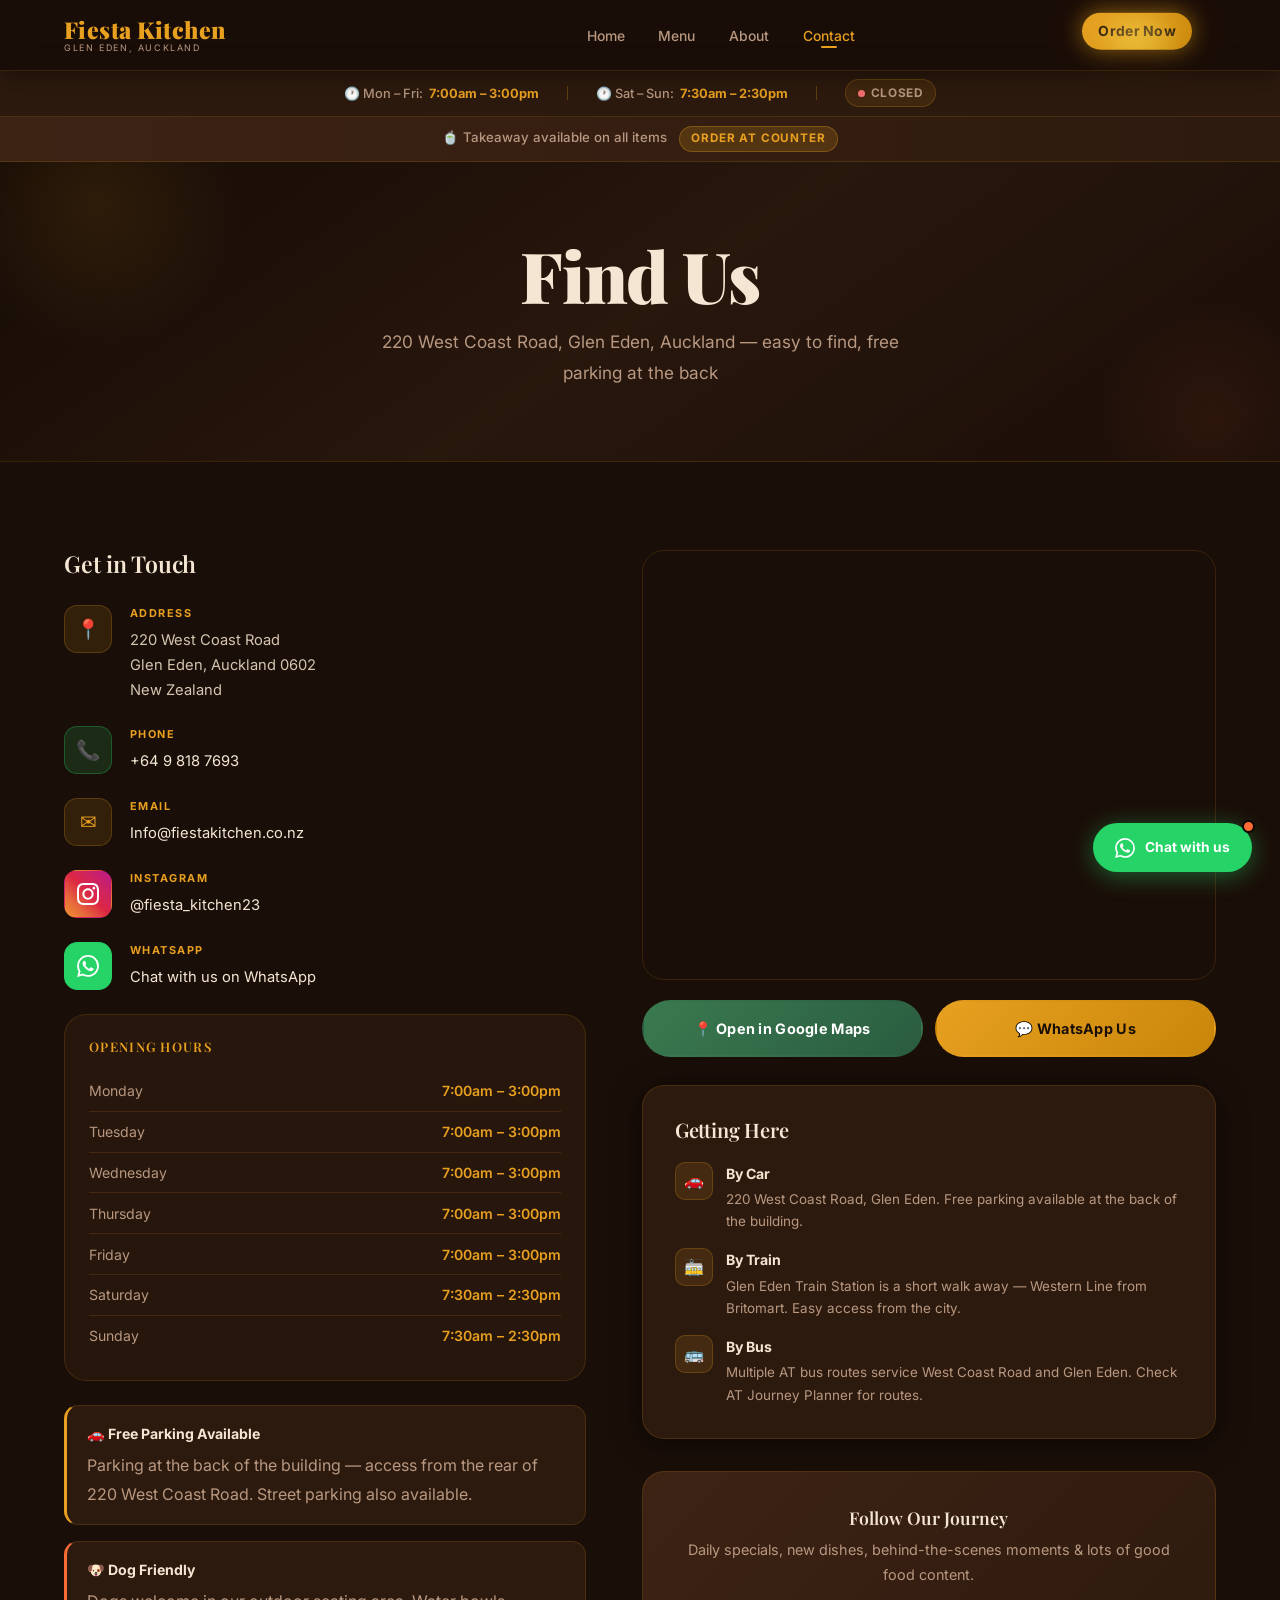
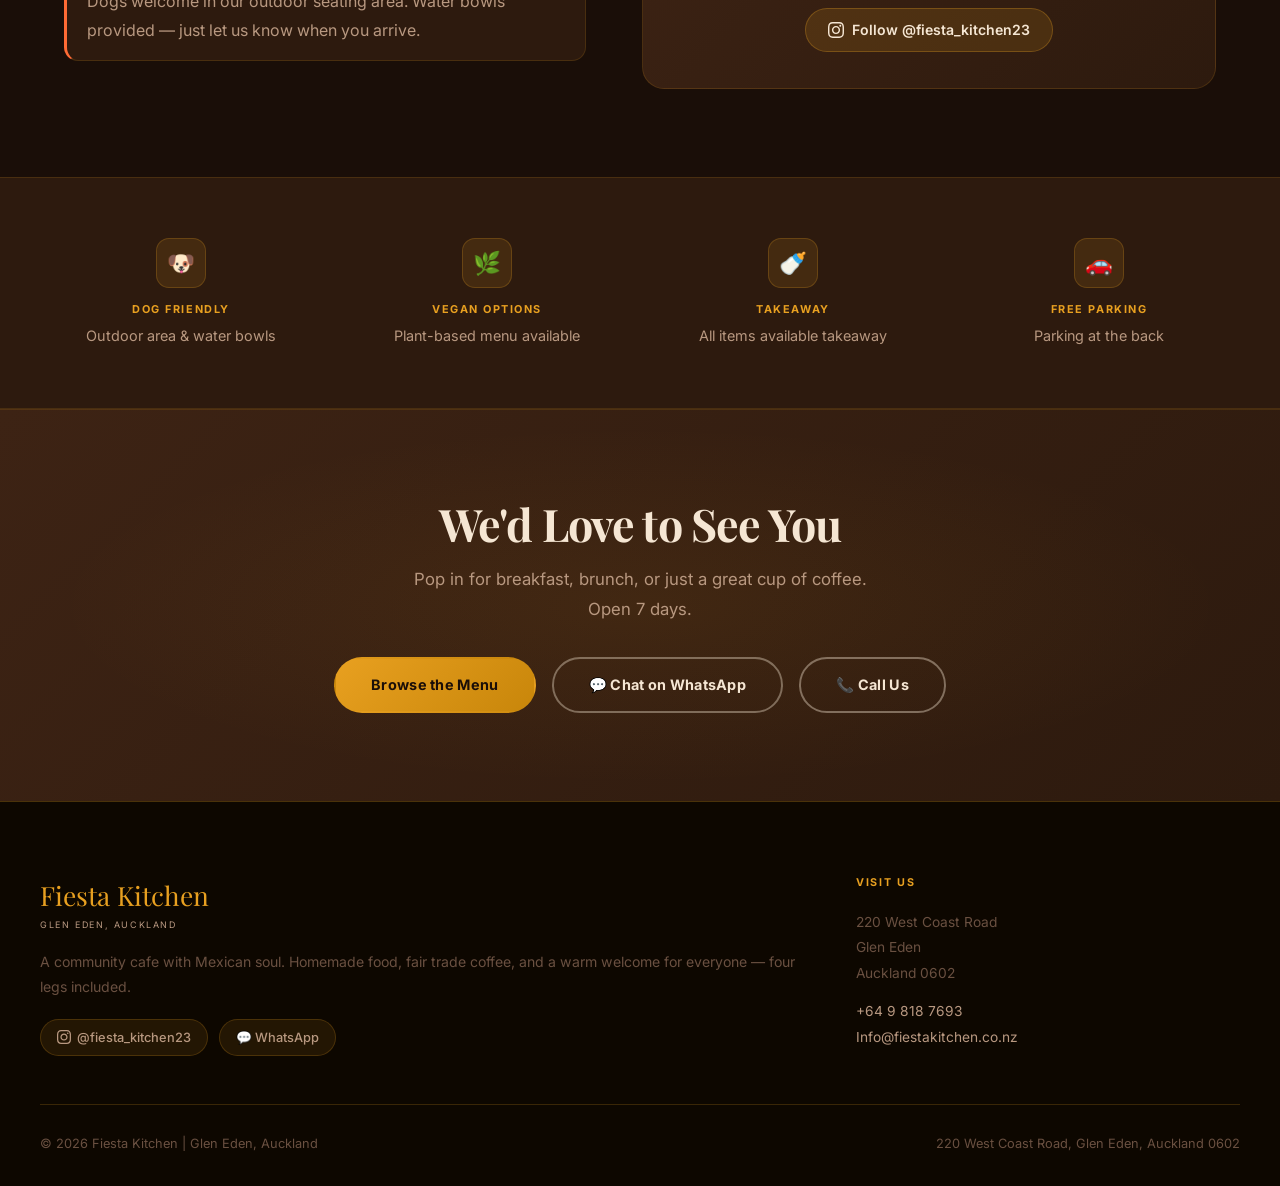
<file: contact.html>
<!DOCTYPE html>
<html lang="en">
<head>
  <meta charset="UTF-8" />
  <meta name="viewport" content="width=device-width, initial-scale=1.0" />
  <meta name="description" content="Contact Fiesta Kitchen — 220 West Coast Road, Glen Eden, Auckland 0602. Phone: +64 9 818 7693. Email: Info@fiestakitchen.co.nz. Parking available at the back." />
  <title>Contact &amp; Find Us | Fiesta Kitchen — Glen Eden, Auckland</title>
  <link rel="stylesheet" href="styles.css" />
</head>
<body>

  <!-- NAVBAR -->
  <nav class="navbar">
    <div class="nav-container">
      <a href="index.html" class="nav-brand">
        <span class="nav-brand-name">Fiesta Kitchen</span>
        <span class="nav-brand-sub">Glen Eden, Auckland</span>
      </a>
      <ul class="nav-links" id="navLinks">
        <li><a href="index.html">Home</a></li>
        <li><a href="menu.html">Menu</a></li>
        <li><a href="about.html">About</a></li>
        <li><a href="contact.html" class="active">Contact</a></li>
        <li><a href="contact.html" class="nav-cta">Order Now</a></li>
      </ul>
      <button class="hamburger" id="hamburger" aria-label="Toggle menu">
        <span></span><span></span><span></span>
      </button>
    </div>
  </nav>

  <!-- SIDE DRAWER (mobile) -->
  <div class="drawer-overlay" id="drawerOverlay"></div>
  <nav class="side-drawer" id="sideDrawer" aria-label="Mobile navigation">
    <button class="drawer-close" id="drawerClose" aria-label="Close menu">&#10005;</button>
    <div class="drawer-brand">
      <div class="drawer-brand-name">Fiesta Kitchen</div>
      <div class="drawer-brand-sub">Glen Eden, Auckland</div>
    </div>
    <div class="drawer-nav">
      <a href="index.html"   class="drawer-link"><span class="drawer-link-icon">&#127968;</span> Home</a>
      <a href="menu.html"    class="drawer-link"><span class="drawer-link-icon">&#127869;</span> Menu</a>
      <a href="about.html"   class="drawer-link"><span class="drawer-link-icon">&#9749;</span> About</a>
      <a href="contact.html" class="drawer-link active"><span class="drawer-link-icon">&#128205;</span> Contact</a>
    </div>
    <div class="drawer-footer">
      <a href="contact.html" class="drawer-order-btn">Order Now</a>
    </div>
  </nav>

  <!-- HOURS BAR -->
  <div class="hours-bar">
    <div class="hours-bar-item">&#128336; Mon – Fri: <strong>7:00am – 3:00pm</strong></div>
    <div class="hours-bar-sep"></div>
    <div class="hours-bar-item">&#128336; Sat – Sun: <strong>7:30am – 2:30pm</strong></div>
    <div class="hours-bar-sep"></div>
    <div class="hours-status" id="openStatus">
      <span class="status-dot" id="statusDot"></span>
      <span id="statusText">Checking…</span>
    </div>
  </div>

  <!-- TAKEAWAY BAR -->
  <div class="takeaway-bar">&#127861; Takeaway available on all items <span>Order at counter</span></div>

  <!-- PAGE HERO -->
  <div class="page-hero page-hero-img">
    <h1>Find Us</h1>
    <p>220 West Coast Road, Glen Eden, Auckland — easy to find, free parking at the back</p>
  </div>

  <!-- CONTACT SECTION -->
  <section class="section" style="background: var(--bg);">
    <div class="container">
      <div class="contact-grid">

        <!-- LEFT: Contact Info -->
        <div class="fade-in">
          <h3 class="contact-info-title">Get in Touch</h3>

          <div class="contact-item">
            <div class="contact-icon">&#128205;</div>
            <div>
              <div class="contact-label">Address</div>
              <div class="contact-val">
                220 West Coast Road<br>
                Glen Eden, Auckland 0602<br>
                New Zealand
              </div>
            </div>
          </div>

          <div class="contact-item">
            <div class="contact-icon" style="background:rgba(37,211,102,.15);border-color:rgba(37,211,102,.28);color:#4ade80;">&#128222;</div>
            <div>
              <div class="contact-label">Phone</div>
              <div class="contact-val">
                <a href="tel:+6498187693">+64 9 818 7693</a>
              </div>
            </div>
          </div>

          <div class="contact-item">
            <div class="contact-icon">&#9993;</div>
            <div>
              <div class="contact-label">Email</div>
              <div class="contact-val">
                <a href="mailto:Info@fiestakitchen.co.nz">Info@fiestakitchen.co.nz</a>
              </div>
            </div>
          </div>

          <div class="contact-item">
            <div class="contact-icon" style="background:linear-gradient(45deg,#f09433,#e6683c,#dc2743,#cc2366,#bc1888);border-color:transparent;color:#fff;">
              <svg viewBox="0 0 24 24" fill="currentColor" width="22" height="22"><path d="M12 2.163c3.204 0 3.584.012 4.85.07 3.252.148 4.771 1.691 4.919 4.919.058 1.265.069 1.645.069 4.849 0 3.205-.012 3.584-.069 4.849-.149 3.225-1.664 4.771-4.919 4.919-1.266.058-1.644.07-4.85.07-3.204 0-3.584-.012-4.849-.07-3.26-.149-4.771-1.699-4.919-4.92-.058-1.265-.07-1.644-.07-4.849 0-3.204.013-3.583.07-4.849.149-3.227 1.664-4.771 4.919-4.919 1.266-.057 1.645-.069 4.849-.069zm0-2.163c-3.259 0-3.667.014-4.947.072-4.358.2-6.78 2.618-6.98 6.98-.059 1.281-.073 1.689-.073 4.948 0 3.259.014 3.668.072 4.948.2 4.358 2.618 6.78 6.98 6.98 1.281.058 1.689.072 4.948.072 3.259 0 3.668-.014 4.948-.072 4.354-.2 6.782-2.618 6.979-6.98.059-1.28.073-1.689.073-4.948 0-3.259-.014-3.667-.072-4.947-.196-4.354-2.617-6.78-6.979-6.98-1.281-.059-1.69-.073-4.949-.073zm0 5.838c-3.403 0-6.162 2.759-6.162 6.162s2.759 6.163 6.162 6.163 6.162-2.759 6.162-6.163c0-3.403-2.759-6.162-6.162-6.162zm0 10.162c-2.209 0-4-1.79-4-4 0-2.209 1.791-4 4-4s4 1.791 4 4c0 2.21-1.791 4-4 4zm6.406-11.845c-.796 0-1.441.645-1.441 1.44s.645 1.44 1.441 1.44c.795 0 1.439-.645 1.439-1.44s-.644-1.44-1.439-1.44z"/></svg>
            </div>
            <div>
              <div class="contact-label">Instagram</div>
              <div class="contact-val">
                <a href="https://www.instagram.com/fiesta_kitchen23" target="_blank" rel="noopener">@fiesta_kitchen23</a>
              </div>
            </div>
          </div>

          <div class="contact-item">
            <div class="contact-icon" style="background:#25D366;border-color:#25D366;color:#fff;">
              <svg viewBox="0 0 24 24" fill="currentColor" width="22" height="22"><path d="M17.472 14.382c-.297-.149-1.758-.867-2.03-.967-.273-.099-.471-.148-.67.15-.197.297-.767.966-.94 1.164-.173.199-.347.223-.644.075-.297-.15-1.255-.463-2.39-1.475-.883-.788-1.48-1.761-1.653-2.059-.173-.297-.018-.458.13-.606.134-.133.298-.347.446-.52.149-.174.198-.298.298-.497.099-.198.05-.371-.025-.52-.075-.149-.669-1.612-.916-2.207-.242-.579-.487-.5-.669-.51-.173-.008-.371-.01-.57-.01-.198 0-.52.074-.792.372-.272.297-1.04 1.016-1.04 2.479 0 1.462 1.065 2.875 1.213 3.074.149.198 2.096 3.2 5.077 4.487.709.306 1.262.489 1.694.625.712.227 1.36.195 1.871.118.571-.085 1.758-.719 2.006-1.413.248-.694.248-1.289.173-1.413-.074-.124-.272-.198-.57-.347m-5.421 7.403h-.004a9.87 9.87 0 01-5.031-1.378l-.361-.214-3.741.982.998-3.648-.235-.374a9.86 9.86 0 01-1.51-5.26c.001-5.45 4.436-9.884 9.888-9.884 2.64 0 5.122 1.03 6.988 2.898a9.825 9.825 0 012.893 6.994c-.003 5.45-4.437 9.884-9.885 9.884m8.413-18.297A11.815 11.815 0 0012.05 0C5.495 0 .16 5.335.157 11.892c0 2.096.547 4.142 1.588 5.945L.057 24l6.305-1.654a11.882 11.882 0 005.683 1.448h.005c6.554 0 11.89-5.335 11.893-11.893a11.821 11.821 0 00-3.48-8.413Z"/></svg>
            </div>
            <div>
              <div class="contact-label">WhatsApp</div>
              <div class="contact-val">
                <a href="https://wa.me/6498187693" target="_blank" rel="noopener">Chat with us on WhatsApp</a>
              </div>
            </div>
          </div>

          <!-- Hours Box -->
          <div class="contact-hours-box">
            <h4>Opening Hours</h4>
            <div class="ch-row"><span class="ch-day">Monday</span><span class="ch-time">7:00am – 3:00pm</span></div>
            <div class="ch-row"><span class="ch-day">Tuesday</span><span class="ch-time">7:00am – 3:00pm</span></div>
            <div class="ch-row"><span class="ch-day">Wednesday</span><span class="ch-time">7:00am – 3:00pm</span></div>
            <div class="ch-row"><span class="ch-day">Thursday</span><span class="ch-time">7:00am – 3:00pm</span></div>
            <div class="ch-row"><span class="ch-day">Friday</span><span class="ch-time">7:00am – 3:00pm</span></div>
            <div class="ch-row"><span class="ch-day">Saturday</span><span class="ch-time">7:30am – 2:30pm</span></div>
            <div class="ch-row"><span class="ch-day">Sunday</span><span class="ch-time">7:30am – 2:30pm</span></div>
          </div>

          <!-- Parking -->
          <div class="parking-card">
            <strong>&#128663; Free Parking Available</strong>
            <p>Parking at the back of the building — access from the rear of 220 West Coast Road. Street parking also available.</p>
          </div>

          <!-- Dog Friendly -->
          <div class="parking-card" style="border-left-color:var(--orange);margin-top:1rem;">
            <strong>&#128054; Dog Friendly</strong>
            <p>Dogs welcome in our outdoor seating area. Water bowls provided — just let us know when you arrive.</p>
          </div>
        </div>

        <!-- RIGHT: Map + Social -->
        <div class="fade-in">
          <div class="map-wrap">
            <iframe
              src="https://maps.google.com/maps?q=220+West+Coast+Road+Glen+Eden+Auckland+New+Zealand&output=embed&z=16"
              title="Fiesta Kitchen location — 220 West Coast Road, Glen Eden, Auckland"
              allowfullscreen
              loading="lazy"
              referrerpolicy="no-referrer-when-downgrade">
            </iframe>
          </div>

          <div style="margin-top:1.25rem;display:flex;gap:.75rem;flex-wrap:wrap;">
            <a href="https://maps.google.com/maps?q=220+West+Coast+Road+Glen+Eden+Auckland+New+Zealand" target="_blank" rel="noopener" class="btn btn-green" style="flex:1;justify-content:center;">
              &#128205; Open in Google Maps
            </a>
            <a href="https://wa.me/6498187693" target="_blank" rel="noopener" class="btn btn-mustard" style="flex:1;justify-content:center;">
              &#128172; WhatsApp Us
            </a>
          </div>

          <!-- Getting Here -->
          <div class="getting-here-box">
            <h3 class="getting-here-title">Getting Here</h3>
            <div class="getting-here-rows">
              <div class="getting-here-row">
                <div class="getting-here-icon">&#128663;</div>
                <div>
                  <strong class="getting-here-label">By Car</strong>
                  <p class="getting-here-text">220 West Coast Road, Glen Eden. Free parking available at the back of the building.</p>
                </div>
              </div>
              <div class="getting-here-row">
                <div class="getting-here-icon">&#128651;</div>
                <div>
                  <strong class="getting-here-label">By Train</strong>
                  <p class="getting-here-text">Glen Eden Train Station is a short walk away — Western Line from Britomart. Easy access from the city.</p>
                </div>
              </div>
              <div class="getting-here-row">
                <div class="getting-here-icon">&#128652;</div>
                <div>
                  <strong class="getting-here-label">By Bus</strong>
                  <p class="getting-here-text">Multiple AT bus routes service West Coast Road and Glen Eden. Check AT Journey Planner for routes.</p>
                </div>
              </div>
            </div>
          </div>

          <!-- Social Connect -->
          <div class="social-connect">
            <h4>Follow Our Journey</h4>
            <p>Daily specials, new dishes, behind-the-scenes moments &amp; lots of good food content.</p>
            <a href="https://www.instagram.com/fiesta_kitchen23" target="_blank" rel="noopener" class="ig-btn social-btn">
              <svg viewBox="0 0 24 24" fill="currentColor" width="16" height="16"><path d="M12 2.163c3.204 0 3.584.012 4.85.07 3.252.148 4.771 1.691 4.919 4.919.058 1.265.069 1.645.069 4.849 0 3.205-.012 3.584-.069 4.849-.149 3.225-1.664 4.771-4.919 4.919-1.266.058-1.644.07-4.85.07-3.204 0-3.584-.012-4.849-.07-3.26-.149-4.771-1.699-4.919-4.92-.058-1.265-.07-1.644-.07-4.849 0-3.204.013-3.583.07-4.849.149-3.227 1.664-4.771 4.919-4.919 1.266-.057 1.645-.069 4.849-.069zm0-2.163c-3.259 0-3.667.014-4.947.072-4.358.2-6.78 2.618-6.98 6.98-.059 1.281-.073 1.689-.073 4.948 0 3.259.014 3.668.072 4.948.2 4.358 2.618 6.78 6.98 6.98 1.281.058 1.689.072 4.948.072 3.259 0 3.668-.014 4.948-.072 4.354-.2 6.782-2.618 6.979-6.98.059-1.28.073-1.689.073-4.948 0-3.259-.014-3.667-.072-4.947-.196-4.354-2.617-6.78-6.979-6.98-1.281-.059-1.69-.073-4.949-.073zm0 5.838c-3.403 0-6.162 2.759-6.162 6.162s2.759 6.163 6.162 6.163 6.162-2.759 6.162-6.163c0-3.403-2.759-6.162-6.162-6.162zm0 10.162c-2.209 0-4-1.79-4-4 0-2.209 1.791-4 4-4s4 1.791 4 4c0 2.21-1.791 4-4 4zm6.406-11.845c-.796 0-1.441.645-1.441 1.44s.645 1.44 1.441 1.44c.795 0 1.439-.645 1.439-1.44s-.644-1.44-1.439-1.44z"/></svg>
              Follow @fiesta_kitchen23
            </a>
          </div>
        </div>

      </div>
    </div>
  </section>

  <!-- QUICK FACTS STRIP -->
  <div class="info-strip">
    <div class="info-strip-grid">
      <div class="info-card">
        <div class="info-card-icon">&#128054;</div>
        <div class="info-card-label">Dog Friendly</div>
        <div class="info-card-value">Outdoor area &amp; water bowls</div>
      </div>
      <div class="info-card">
        <div class="info-card-icon">&#127807;</div>
        <div class="info-card-label">Vegan Options</div>
        <div class="info-card-value">Plant-based menu available</div>
      </div>
      <div class="info-card">
        <div class="info-card-icon">&#127868;</div>
        <div class="info-card-label">Takeaway</div>
        <div class="info-card-value">All items available takeaway</div>
      </div>
      <div class="info-card">
        <div class="info-card-icon">&#128663;</div>
        <div class="info-card-label">Free Parking</div>
        <div class="info-card-value">Parking at the back</div>
      </div>
    </div>
  </div>

  <!-- CTA -->
  <section class="cta-section">
    <div class="container">
      <h2 class="fade-in">We'd Love to See You</h2>
      <p class="fade-in">Pop in for breakfast, brunch, or just a great cup of coffee. Open 7 days.</p>
      <div class="cta-buttons fade-in">
        <a href="menu.html" class="btn btn-mustard">Browse the Menu</a>
        <a href="https://wa.me/6498187693" target="_blank" rel="noopener" class="btn btn-outline-white">&#128172; Chat on WhatsApp</a>
        <a href="tel:+6498187693" class="btn btn-secondary">&#128222; Call Us</a>
      </div>
    </div>
  </section>

  <!-- FOOTER -->
  <footer class="footer">
    <div class="footer-grid">
      <div class="footer-brand">
        <div class="footer-brand-name">Fiesta Kitchen</div>
        <div class="footer-brand-sub">Glen Eden, Auckland</div>
        <p class="footer-desc">A community cafe with Mexican soul. Homemade food, fair trade coffee, and a warm welcome for everyone — four legs included.</p>
        <div class="footer-social">
          <a href="https://www.instagram.com/fiesta_kitchen23" target="_blank" rel="noopener" class="social-btn ig-btn">
            <svg viewBox="0 0 24 24" fill="currentColor" width="14" height="14"><path d="M12 2.163c3.204 0 3.584.012 4.85.07 3.252.148 4.771 1.691 4.919 4.919.058 1.265.069 1.645.069 4.849 0 3.205-.012 3.584-.069 4.849-.149 3.225-1.664 4.771-4.919 4.919-1.266.058-1.644.07-4.85.07-3.204 0-3.584-.012-4.849-.07-3.26-.149-4.771-1.699-4.919-4.92-.058-1.265-.07-1.644-.07-4.849 0-3.204.013-3.583.07-4.849.149-3.227 1.664-4.771 4.919-4.919 1.266-.057 1.645-.069 4.849-.069zm0-2.163c-3.259 0-3.667.014-4.947.072-4.358.2-6.78 2.618-6.98 6.98-.059 1.281-.073 1.689-.073 4.948 0 3.259.014 3.668.072 4.948.2 4.358 2.618 6.78 6.98 6.98 1.281.058 1.689.072 4.948.072 3.259 0 3.668-.014 4.948-.072 4.354-.2 6.782-2.618 6.979-6.98.059-1.28.073-1.689.073-4.948 0-3.259-.014-3.667-.072-4.947-.196-4.354-2.617-6.78-6.979-6.98-1.281-.059-1.69-.073-4.949-.073zm0 5.838c-3.403 0-6.162 2.759-6.162 6.162s2.759 6.163 6.162 6.163 6.162-2.759 6.162-6.163c0-3.403-2.759-6.162-6.162-6.162zm0 10.162c-2.209 0-4-1.79-4-4 0-2.209 1.791-4 4-4s4 1.791 4 4c0 2.21-1.791 4-4 4zm6.406-11.845c-.796 0-1.441.645-1.441 1.44s.645 1.44 1.441 1.44c.795 0 1.439-.645 1.439-1.44s-.644-1.44-1.439-1.44z"/></svg>
            @fiesta_kitchen23
          </a>
          <a href="https://wa.me/6498187693" target="_blank" rel="noopener" class="social-btn">&#128172; WhatsApp</a>
        </div>
      </div>
      <div class="footer-col">
        <h5>Visit Us</h5>
        <div class="footer-addr">
          <p>220 West Coast Road<br>Glen Eden<br>Auckland 0602</p>
          <p style="margin-top:.75rem"><a href="tel:+6498187693">+64 9 818 7693</a></p>
          <p><a href="mailto:Info@fiestakitchen.co.nz">Info@fiestakitchen.co.nz</a></p>
        </div>
      </div>
    </div>
    <div class="footer-bottom">
      <span>&copy; <span id="copy-year"></span> Fiesta Kitchen | Glen Eden, Auckland</span>
      <span>220 West Coast Road, Glen Eden, Auckland 0602</span>
    </div>
  </footer>

  <!-- WHATSAPP FLOAT -->
  <div class="wa-float">
    <a href="https://wa.me/6498187693" target="_blank" rel="noopener" class="wa-btn" aria-label="Chat on WhatsApp">
      <svg viewBox="0 0 24 24" fill="currentColor"><path d="M17.472 14.382c-.297-.149-1.758-.867-2.03-.967-.273-.099-.471-.148-.67.15-.197.297-.767.966-.94 1.164-.173.199-.347.223-.644.075-.297-.15-1.255-.463-2.39-1.475-.883-.788-1.48-1.761-1.653-2.059-.173-.297-.018-.458.13-.606.134-.133.298-.347.446-.52.149-.174.198-.298.298-.497.099-.198.05-.371-.025-.52-.075-.149-.669-1.612-.916-2.207-.242-.579-.487-.5-.669-.51-.173-.008-.371-.01-.57-.01-.198 0-.52.074-.792.372-.272.297-1.04 1.016-1.04 2.479 0 1.462 1.065 2.875 1.213 3.074.149.198 2.096 3.2 5.077 4.487.709.306 1.262.489 1.694.625.712.227 1.36.195 1.871.118.571-.085 1.758-.719 2.006-1.413.248-.694.248-1.289.173-1.413-.074-.124-.272-.198-.57-.347m-5.421 7.403h-.004a9.87 9.87 0 01-5.031-1.378l-.361-.214-3.741.982.998-3.648-.235-.374a9.86 9.86 0 01-1.51-5.26c.001-5.45 4.436-9.884 9.888-9.884 2.64 0 5.122 1.03 6.988 2.898a9.825 9.825 0 012.893 6.994c-.003 5.45-4.437 9.884-9.885 9.884m8.413-18.297A11.815 11.815 0 0012.05 0C5.495 0 .16 5.335.157 11.892c0 2.096.547 4.142 1.588 5.945L.057 24l6.305-1.654a11.882 11.882 0 005.683 1.448h.005c6.554 0 11.89-5.335 11.893-11.893a11.821 11.821 0 00-3.48-8.413Z"/></svg>
      <span class="wa-text">Chat with us</span>
      <div class="wa-pulse"></div>
    </a>
  </div>

  <script>
    // Side drawer
    const hamburger     = document.getElementById('hamburger');
    const sideDrawer    = document.getElementById('sideDrawer');
    const drawerClose   = document.getElementById('drawerClose');
    const drawerOverlay = document.getElementById('drawerOverlay');
    function openDrawer()  { sideDrawer.classList.add('open'); drawerOverlay.classList.add('active'); document.body.classList.add('drawer-open'); }
    function closeDrawer() { sideDrawer.classList.remove('open'); drawerOverlay.classList.remove('active'); document.body.classList.remove('drawer-open'); }
    hamburger.addEventListener('click', openDrawer);
    drawerClose.addEventListener('click', closeDrawer);
    drawerOverlay.addEventListener('click', closeDrawer);

    // Open/closed status (NZ Auckland time)
    function checkOpen() {
      const nz   = new Date(new Date().toLocaleString('en-US', { timeZone: 'Pacific/Auckland' }));
      const day  = nz.getDay(); const mins = nz.getHours() * 60 + nz.getMinutes();
      const open = (day >= 1 && day <= 5) ? (mins >= 420 && mins < 900) : (mins >= 450 && mins < 870);
      document.getElementById('statusDot').className = open ? 'status-dot' : 'status-dot closed';
      document.getElementById('statusText').textContent = open ? 'Open Now' : 'Closed';
    }
    checkOpen();
    document.getElementById('copy-year').textContent = new Date().getFullYear();

    // Fade-in
    const io = new IntersectionObserver((entries) => {
      entries.forEach(e => { if (e.isIntersecting) { e.target.classList.add('visible'); io.unobserve(e.target); } });
    }, { threshold: 0.1 });
    document.querySelectorAll('.fade-in').forEach(el => io.observe(el));
  </script>
</body>
</html>
</file>
<file: styles.css>
@import url('https://fonts.googleapis.com/css2?family=Playfair+Display:ital,wght@0,400;0,700;0,900;1,400&family=Inter:wght@300;400;500;600;700&display=swap');

/* ============================================================
   CSS VARIABLES — DARK PREMIUM CAFE THEME
   ============================================================ */
:root {
  /* Backgrounds */
  --bg:          #1a0e08;
  --bg-card:     #2d1a0e;
  --bg-card2:    #3d2314;
  --bg-card3:    #4a2c1a;
  --bg-footer:   #0d0700;

  /* Accents */
  --gold:        #e8a020;
  --gold-dark:   #c8860a;
  --gold-dim:    rgba(232,160,32,.18);
  --gold-glow:   rgba(232,160,32,.35);
  --orange:      #ff6b35;

  /* Text */
  --cream:       #f5e6d3;
  --cream-dim:   #d4c4b0;
  --tan:         #b89880;
  --tan-dim:     #6a5040;

  /* Borders */
  --border:      rgba(232,160,32,.15);
  --border-md:   rgba(232,160,32,.28);
  --border-hi:   rgba(232,160,32,.55);

  --text-light:  #9a8575;

  /* Misc */
  --radius:      14px;
  --radius-lg:   22px;
  --radius-xl:   32px;
  --shadow:      0 4px 30px rgba(0,0,0,.55);
  --shadow-lg:   0 14px 50px rgba(0,0,0,.65);
  --shadow-gold: 0 0 0 2px var(--gold-dim), 0 16px 50px rgba(232,160,32,.22);
  --transition:  all .3s cubic-bezier(.4,0,.2,1);
}

/* ============================================================
   RESET
   ============================================================ */
*, *::before, *::after { box-sizing: border-box; margin: 0; padding: 0; }
html { scroll-behavior: smooth; }

/* ============================================================
   BASE
   ============================================================ */
body {
  font-family: 'Inter', sans-serif;
  background: var(--bg);
  color: var(--cream);
  line-height: 1.65;
  overflow-x: hidden;
  -webkit-font-smoothing: antialiased;
}
img { max-width: 100%; height: auto; display: block; }
a   { text-decoration: none; color: inherit; transition: var(--transition); }
ul  { list-style: none; }

/* ============================================================
   TYPOGRAPHY
   ============================================================ */
h1, h2, h3, h4 {
  font-family: 'Playfair Display', serif;
  line-height: 1.18;
  color: var(--cream);
}
h1 { font-size: clamp(2.6rem, 5.5vw, 4.8rem); font-weight: 900; letter-spacing: -.02em; }
h2 { font-size: clamp(1.8rem, 3.2vw, 2.8rem); font-weight: 700; letter-spacing: -.018em; }
h3 { font-size: clamp(1.2rem, 2.2vw, 1.65rem); font-weight: 600; letter-spacing: -.01em; }
h4 { font-size: 1.1rem; font-weight: 600; }
p  { font-size: 1rem; line-height: 1.78; }
strong { color: var(--cream); }

/* ============================================================
   LAYOUT
   ============================================================ */
.container  { max-width: 1200px; margin: 0 auto; padding: 0 1.5rem; }
.section    { padding: 5.5rem 0; }
.section-sm { padding: 3.5rem 0; }

.section-header           { text-align: center; margin-bottom: 3.25rem; }
.section-header h2        { margin-bottom: .65rem; }
.section-header p         { color: var(--tan); font-size: 1.05rem; max-width: 580px; margin: 0 auto; }
.section-divider          { width: 56px; height: 3px; background: linear-gradient(90deg, var(--gold), var(--gold-dark)); margin: .8rem auto 0; border-radius: 2px; }

/* ============================================================
   BUTTONS
   ============================================================ */
.btn {
  display: inline-flex;
  align-items: center;
  gap: .5rem;
  padding: .9rem 2.2rem;
  border-radius: 50px;
  font-family: 'Inter', sans-serif;
  font-weight: 700;
  font-size: .9rem;
  letter-spacing: .02em;
  cursor: pointer;
  border: 2px solid transparent;
  transition: var(--transition);
  white-space: nowrap;
}
/* Gold gradient — primary */
.btn-primary, .btn-mustard {
  background: linear-gradient(135deg, var(--gold) 0%, var(--gold-dark) 100%);
  color: #1a0e08;
  border-color: transparent;
}
.btn-primary:hover, .btn-mustard:hover {
  filter: brightness(1.12);
  transform: scale(1.05) translateY(-2px);
  box-shadow: 0 8px 30px rgba(232,160,32,.45);
}
/* Ghost */
.btn-secondary {
  background: transparent;
  color: var(--cream);
  border-color: rgba(245,230,211,.4);
}
.btn-secondary:hover {
  background: rgba(245,230,211,.08);
  border-color: var(--cream);
  transform: translateY(-2px);
}
/* Green */
.btn-green {
  background: linear-gradient(135deg, #3a7a50, #2a5c3f);
  color: #fff;
  border-color: transparent;
}
.btn-green:hover {
  filter: brightness(1.12);
  transform: translateY(-2px);
  box-shadow: 0 8px 28px rgba(42,92,63,.45);
}
/* Outline white */
.btn-outline-white {
  background: transparent;
  color: var(--cream);
  border-color: rgba(245,230,211,.38);
}
.btn-outline-white:hover {
  background: rgba(245,230,211,.08);
  transform: translateY(-2px);
}

/* ============================================================
   BADGES
   ============================================================ */
.badge {
  display: inline-flex;
  align-items: center;
  gap: .32rem;
  padding: .3rem .85rem;
  border-radius: 50px;
  font-size: .71rem;
  font-weight: 700;
  letter-spacing: .05em;
  text-transform: uppercase;
  line-height: 1;
}
.badge-vegan     { background: rgba(74,164,96,.16); color: #7dd898; border: 1px solid rgba(74,164,96,.28); }
.badge-vego      { background: rgba(74,164,96,.1);  color: #9dd8b8; border: 1px solid rgba(74,164,96,.2); }
.badge-signature { background: rgba(232,160,32,.18); color: var(--gold); border: 1px solid rgba(232,160,32,.35); }
.badge-chef      { background: linear-gradient(135deg, var(--gold) 0%, var(--gold-dark) 100%); color: #1a0e08; font-weight: 800; }
.badge-dog       { background: rgba(255,107,53,.14); color: #ff9a78; border: 1px solid rgba(255,107,53,.28); }
.badge-new       { background: var(--orange); color: #fff; }
.badge-gf        { background: rgba(160,100,220,.14); color: #c4a8e8; border: 1px solid rgba(160,100,220,.25); }

/* ============================================================
   NAVBAR
   ============================================================ */
.navbar {
  position: sticky;
  top: 0;
  z-index: 1000;
  background: rgba(26,14,8,.85);
  backdrop-filter: blur(16px);
  -webkit-backdrop-filter: blur(16px);
  border-bottom: 1px solid var(--border);
  box-shadow: 0 2px 28px rgba(0,0,0,.55);
  transition: background .3s;
}
.nav-container {
  max-width: 1200px;
  margin: 0 auto;
  padding: 0 1.5rem;
  display: flex;
  align-items: center;
  justify-content: space-between;
  height: 70px;
}
.nav-brand        { display: flex; flex-direction: column; line-height: 1.1; flex-shrink: 0; }
.nav-brand-name   { font-family: 'Playfair Display', serif; font-size: 1.45rem; font-weight: 900; color: var(--gold); letter-spacing: .02em; }
.nav-brand-sub    { font-size: .56rem; color: var(--tan); letter-spacing: .18em; text-transform: uppercase; }

.nav-links        { display: flex; align-items: center; gap: .1rem; }
.nav-links a {
  color: var(--tan);
  font-size: .87rem;
  font-weight: 500;
  padding: .45rem 1rem;
  border-radius: 8px;
  transition: var(--transition);
  position: relative;
}
.nav-links a:hover,
.nav-links a.active { color: var(--gold); }
.nav-links a.active::after {
  content: '';
  position: absolute;
  bottom: 3px; left: 50%; transform: translateX(-50%);
  width: 16px; height: 2px;
  background: var(--gold);
  border-radius: 2px;
}
.nav-links .nav-cta {
  background: linear-gradient(135deg, var(--gold) 0%, var(--gold-dark) 100%);
  color: #1a0e08 !important;
  padding: .52rem 1.3rem;
  border-radius: 50px;
  font-weight: 700;
  margin-left: .6rem;
  letter-spacing: .02em;
}
.nav-links .nav-cta:hover {
  transform: translateY(-2px);
  box-shadow:
    0 0 30px rgba(232, 160, 32, 0.7),
    0 0 60px rgba(232, 160, 32, 0.3),
    0 8px 25px rgba(0,0,0,0.5);
}
.nav-links .nav-cta::after { display: none !important; }

.hamburger { display: none; flex-direction: column; gap: 5px; cursor: pointer; padding: 4px; background: none; border: none; }
.hamburger span { display: block; width: 24px; height: 2px; background: var(--gold); border-radius: 2px; transition: var(--transition); }
.hamburger.open span:nth-child(1) { transform: translateY(7px) rotate(45deg); }
.hamburger.open span:nth-child(2) { opacity: 0; transform: scaleX(0); }
.hamburger.open span:nth-child(3) { transform: translateY(-7px) rotate(-45deg); }

/* Desktop navbar: links centered, Order CTA anchored right */
@media (min-width: 1024px) {
  .nav-container { position: relative; }
  .nav-links {
    flex: 1;
    justify-content: center;
    position: relative !important;
    display: flex !important;
    flex-direction: row !important;
    flex-wrap: nowrap;
    align-items: center;
    opacity: 1 !important;
    visibility: visible !important;
    pointer-events: auto !important;
    transform: none !important;
    top: auto !important;
    left: auto !important;
    right: auto !important;
    bottom: auto !important;
    width: auto !important;
    height: auto !important;
    max-height: none !important;
    overflow: visible !important;
    padding: 0 !important;
    margin: 0 !important;
    background: transparent !important;
    border: none !important;
    box-shadow: none !important;
    gap: .1rem;
    z-index: auto !important;
  }
  .nav-links a {
    font-size: .87rem !important;
    padding: .45rem 1rem !important;
  }
  .nav-links li:last-child {
    position: absolute;
    right: 1.5rem;
    top: 50%;
    transform: translateY(-50%);
  }
  .hamburger { display: none !important; }
}

/* ============================================================
   SIDE DRAWER — mobile nav
   ============================================================ */
.side-drawer {
  position: fixed;
  top: 0;
  left: -320px;
  width: min(75vw, 300px);
  height: 100vh;
  background: rgba(15, 7, 2, 0.92);
  -webkit-backdrop-filter: blur(20px);
  backdrop-filter: blur(20px);
  border-right: 1px solid rgba(232, 160, 32, 0.2);
  box-shadow: 4px 0 40px rgba(0,0,0,0.7);
  z-index: 9999;
  transition: left 0.3s ease;
  display: flex;
  flex-direction: column;
  overflow-y: auto;
  overflow-x: hidden;
}

@supports not (backdrop-filter: blur(1px)) {
  .side-drawer {
    background: rgba(10, 5, 1, 0.97);
  }
}

.side-drawer.open { left: 0; }

.drawer-overlay {
  display: none;
  position: fixed; inset: 0;
  background: rgba(0, 0, 0, 0.6);
  backdrop-filter: blur(2px);
  -webkit-backdrop-filter: blur(2px);
  z-index: 9998;
}
.drawer-overlay.active { display: block; }

body.drawer-open { overflow: hidden; }

.drawer-close {
  position: absolute; top: 1.25rem; right: 1.25rem;
  background: rgba(232,160,32,.12);
  border: 1px solid rgba(232,160,32,.22);
  border-radius: 50%; width: 34px; height: 34px;
  display: flex; align-items: center; justify-content: center;
  cursor: pointer; color: var(--cream); font-size: 1.1rem; line-height: 1;
  transition: var(--transition);
}
.drawer-close:hover { background: rgba(232,160,32,.28); color: var(--gold); }

.drawer-brand { margin-bottom: 2.5rem; padding-right: 2.5rem; }
.drawer-brand-name { font-family: 'Playfair Display', serif; font-size: 1.3rem; font-weight: 900; color: var(--gold); }
.drawer-brand-sub  { font-size: .54rem; color: var(--tan); letter-spacing: .16em; text-transform: uppercase; }

.side-drawer-links {
  display: flex;
  flex-direction: column;
  flex: 1;
  padding: 16px 0;
}

.drawer-nav {
  display: flex;
  flex-direction: column;
  flex: 0 0 auto;
  padding: 16px 0;
  gap: .3rem;
  min-height: 0;
}
.drawer-link {
  display: flex; align-items: center; gap: .85rem;
  padding: .82rem 1rem; border-radius: 12px;
  color: var(--tan); font-size: .95rem; font-weight: 500;
  border: 1px solid transparent;
  transition: var(--transition); text-decoration: none;
}
.drawer-link:hover  { background: rgba(232,160,32,.1); color: var(--cream); border-color: rgba(232,160,32,.18); }
.drawer-link.active { background: rgba(232,160,32,.14); color: var(--gold); border-color: rgba(232,160,32,.32); }
.drawer-link-icon   { font-size: 1.1rem; width: 22px; text-align: center; flex-shrink: 0; }

.drawer-footer { margin-top: 0; flex-shrink: 0; padding-top: 0; }

.nav-order-btn, .nav-cta, .drawer-order-btn {
  position: relative;
  display: inline-block;
  padding: 12px 24px;
  background: linear-gradient(135deg, #e8a020, #c8860a);
  color: #1a0e08 !important;
  font-weight: 700;
  font-size: 0.95rem;
  border-radius: 50px;
  text-decoration: none;
  text-align: center;
  border: none;
  cursor: pointer;
  overflow: hidden;
  box-shadow:
    0 0 20px rgba(232, 160, 32, 0.5),
    0 0 40px rgba(232, 160, 32, 0.2),
    0 4px 15px rgba(0,0,0,0.4);
  transition: all 0.3s ease;
}
.nav-order-btn::before, .nav-cta::before, .drawer-order-btn::before {
  content: '';
  position: absolute;
  bottom: -10px;
  left: 50%;
  transform: translateX(-50%);
  width: 60%;
  height: 40px;
  background: rgba(255, 200, 80, 0.6);
  border-radius: 50%;
  filter: blur(16px);
  mix-blend-mode: screen;
  pointer-events: none;
}
.nav-order-btn:hover, .nav-cta:hover, .drawer-order-btn:hover {
  transform: translateY(-2px);
  box-shadow:
    0 0 30px rgba(232, 160, 32, 0.7),
    0 0 60px rgba(232, 160, 32, 0.3),
    0 8px 25px rgba(0,0,0,0.5);
}
.drawer-order-btn {
  display: block !important;
  width: calc(100% - 32px) !important;
  margin: 20px 16px 0 16px !important;
  box-sizing: border-box !important;
}

/* Hide drawer on desktop */
@media (min-width: 1024px) {
  .side-drawer, .drawer-overlay { display: none !important; }
}

/* ============================================================
   HOURS BAR
   ============================================================ */
.hours-bar {
  background: var(--bg-card);
  border-bottom: 1px solid var(--border);
  color: var(--tan);
  padding: .52rem 1.5rem;
  display: flex;
  align-items: center;
  justify-content: center;
  gap: 1.75rem;
  flex-wrap: wrap;
  font-size: .8rem;
  font-weight: 500;
}
.hours-bar strong     { color: var(--gold); }
.hours-bar-item       { display: flex; align-items: center; gap: .4rem; white-space: nowrap; }
.hours-bar-sep        { width: 1px; height: 14px; background: var(--border-md); }
.hours-status         {
  display: inline-flex; align-items: center; gap: .35rem;
  background: rgba(232,160,32,.1);
  border: 1px solid rgba(232,160,32,.22);
  padding: .2rem .75rem; border-radius: 50px;
  font-size: .74rem; font-weight: 700; letter-spacing: .05em; text-transform: uppercase;
}
.status-dot           { width: 7px; height: 7px; border-radius: 50%; background: #4ade80; animation: blink 1.6s infinite; }
.status-dot.closed    { background: #f87171; animation: none; }
@keyframes blink      { 0%,100%{opacity:1} 50%{opacity:.4} }

/* ============================================================
   TAKEAWAY BAR
   ============================================================ */
.takeaway-bar {
  background: linear-gradient(90deg, var(--bg-card2), var(--bg-card));
  border-bottom: 1px solid var(--border);
  color: var(--tan);
  text-align: center;
  padding: .58rem 1.5rem;
  font-size: .83rem;
  font-weight: 500;
}
.takeaway-bar span {
  display: inline-block;
  background: rgba(232,160,32,.18);
  border: 1px solid rgba(232,160,32,.3);
  color: var(--gold);
  padding: .14rem .7rem; border-radius: 50px; margin-left: .5rem;
  font-size: .73rem; letter-spacing: .07em; text-transform: uppercase; font-weight: 700;
}

/* ============================================================
   INNER PAGE HERO
   ============================================================ */
.page-hero {
  background: linear-gradient(145deg, var(--bg-card2) 0%, var(--bg-card) 55%, var(--bg) 100%);
  padding: 4.5rem 1.5rem;
  text-align: center;
  position: relative;
  overflow: hidden;
  border-bottom: 1px solid var(--border);
}
.page-hero::before {
  content: '';
  position: absolute; top: -40%; left: -5%;
  width: 320px; height: 320px;
  background: radial-gradient(circle, rgba(232,160,32,.1) 0%, transparent 65%);
  border-radius: 50%;
}
.page-hero::after {
  content: '';
  position: absolute; bottom: -30%; right: -5%;
  width: 260px; height: 260px;
  background: radial-gradient(circle, rgba(255,107,53,.07) 0%, transparent 65%);
  border-radius: 50%;
}
.page-hero h1    { position: relative; z-index: 1; margin-bottom: .65rem; }
.page-hero p     { color: var(--tan); font-size: 1.08rem; max-width: 540px; margin: 0 auto; position: relative; z-index: 1; }
.page-hero--with-tabs .menu-tabs {
  margin-top: 1.5rem;
  margin-bottom: 0;
  max-width: min(920px, 100%);
  margin-left: auto;
  margin-right: auto;
  position: relative;
  z-index: 2;
}
.page-hero-img   {
  background:
    linear-gradient(145deg, rgba(20,10,4,.82) 0%, rgba(45,26,14,.75) 50%, rgba(26,14,8,.88) 100%),
    url('https://images.unsplash.com/photo-1559925393-8be0ec4767c8?w=1400&q=80') center/cover no-repeat;
}

/* ============================================================
   COFFEE BEAN SCATTER
   ============================================================ */
.bean {
  position: absolute;
  background: #2d1408;
  border-radius: 50% 20% 50% 20%;
  opacity: .15;
  pointer-events: none;
  z-index: 0;
}
.bean-1  { width: 42px; height: 24px; top: 7%;  left: 3%;  transform: rotate(28deg); }
.bean-2  { width: 28px; height: 16px; top: 20%; left: 11%; transform: rotate(-42deg); opacity: .14; }
.bean-3  { width: 50px; height: 28px; top: 63%; left: 5%;  transform: rotate(62deg); opacity: .16; }
.bean-4  { width: 22px; height: 13px; top: 80%; left: 16%; transform: rotate(-18deg); opacity: .12; }
.bean-5  { width: 36px; height: 20px; top: 10%; right: 7%; transform: rotate(38deg); opacity: .15; }
.bean-6  { width: 54px; height: 30px; top: 48%; right: 3%; transform: rotate(-52deg); opacity: .13; }
.bean-7  { width: 24px; height: 14px; top: 74%; right: 13%;transform: rotate(22deg); opacity: .17; }
.bean-8  { width: 40px; height: 22px; top: 35%; left: 1%;  transform: rotate(75deg); opacity: .11; }

/* ============================================================
   FLOAT ANIMATION
   ============================================================ */
@keyframes float {
  0%   { transform: rotate(-8deg) translateY(0px); }
  50%  { transform: rotate(-8deg) translateY(-20px); }
  100% { transform: rotate(-8deg) translateY(0px); }
}
@keyframes floatShadow {
  0%, 100% { transform: scaleX(1);   opacity: .4; }
  50%       { transform: scaleX(.8); opacity: .22; }
}

/* ============================================================
   HOME HERO — 2 COLUMN
   ============================================================ */
.hero-section {
  background:
    radial-gradient(ellipse at 15% 55%, rgba(232,160,32,.07) 0%, transparent 50%),
    radial-gradient(ellipse at 85% 25%, rgba(255,107,53,.05) 0%, transparent 45%),
    var(--bg);
  position: relative;
  overflow: hidden;
  min-height: auto;
  display: flex;
  align-items: center;
}
.hero-inner {
  max-width: 1200px;
  margin: 0 auto;
  width: 100%;
  padding: 4.5rem 1.5rem;
  display: grid;
  grid-template-columns: 1fr;
  align-items: center;
  gap: 2rem;
  position: relative;
  z-index: 1;
  text-align: center;
}
@media (min-width: 1024px) {
  .hero-section {
    min-height: 85vh;
  }
  .hero-inner {
    grid-template-columns: 1fr 1fr;
    gap: 3rem;
    text-align: left;
    min-height: 85vh;
    align-items: center;
    padding: 4.5rem 1.5rem;
  }
}
/* Left */
.hero-left {}
.hero-eyebrow {
  display: inline-flex;
  align-items: center;
  gap: .45rem;
  background: rgba(232,160,32,.12);
  border: 1px solid rgba(232,160,32,.3);
  color: var(--gold);
  padding: .4rem 1.2rem; border-radius: 50px;
  font-size: .77rem; font-weight: 700; letter-spacing: .14em; text-transform: uppercase;
  margin-bottom: 1.5rem;
}
.hero-left h1             { color: var(--cream); margin-bottom: 1.2rem; }
.hero-left h1 .highlight  { color: var(--gold); }
.hero-tagline {
  color: var(--tan);
  font-size: clamp(.95rem, 1.8vw, 1.15rem);
  margin-bottom: 2.5rem;
  max-width: 500px;
  line-height: 1.78;
}
@media (min-width: 1024px) {
  .hero-left { text-align: left; }
  .hero-tagline { margin-left: 0; margin-right: 0; }
}
.hero-badges {
  display: grid;
  grid-template-columns: repeat(2, 1fr);
  gap: .6rem;
  margin-bottom: 2.5rem;
  justify-items: center;
  max-width: 420px;
  margin-left: auto;
  margin-right: auto;
}
@media (min-width: 1024px) {
  .hero-badges {
    display: flex;
    flex-wrap: wrap;
    justify-content: flex-start;
    max-width: none;
    margin-left: 0;
    margin-right: 0;
  }
}
.hero-badge {
  display: inline-flex; align-items: center; gap: .38rem;
  padding: .42rem 1rem;
  background: rgba(232,160,32,.09);
  border: 1px solid rgba(232,160,32,.2);
  border-radius: 50px;
  color: var(--cream-dim);
  font-size: .79rem; font-weight: 500;
}
.hero-cta { display: flex; gap: 1rem; flex-wrap: wrap; justify-content: center; }
@media (min-width: 1024px) {
  .hero-cta { justify-content: flex-start; }
}

/* Right */
.hero-right {
  display: flex; flex-direction: column; align-items: center; justify-content: center;
}
.hero-img-wrap {
  position: relative;
  display: inline-block;
  width: 100%;
  max-width: min(440px, 100%);
}
.hero-img {
  width: 100%;
  max-width: 440px;
  height: 280px;
  object-fit: cover;
  border-radius: 50%;
  animation: float 3.5s ease-in-out infinite;
  filter: drop-shadow(0 20px 55px rgba(232,160,32,.45));
}
@media (min-width: 769px) and (max-width: 1023px) {
  .hero-img {
    height: 350px;
    width: min(350px, 100%);
    max-width: 350px;
    margin: 0 auto;
  }
}
@media (min-width: 1024px) {
  .hero-img {
    height: 500px;
    width: 500px;
    max-width: min(500px, 100%);
  }
}
.hero-img-shadow {
  width: 180px; height: 26px;
  background: radial-gradient(ellipse, rgba(232,160,32,.3) 0%, transparent 70%);
  border-radius: 50%;
  margin: 0 auto;
  animation: floatShadow 3.5s ease-in-out infinite;
}

/* ============================================================
   FEATURED DRINKS ROW
   ============================================================ */
.drinks-row {
  background: var(--bg-card);
  border-top: 1px solid var(--border);
  border-bottom: 1px solid var(--border);
  padding: 3.5rem 1.5rem;
}
.drinks-row-header {
  max-width: 1200px;
  margin: 0 auto 2.25rem;
  padding: 0 1.5rem;
  text-align: center;
}
.drinks-section-title {
  font-family: 'Playfair Display', serif;
  font-size: clamp(1.65rem, 3vw, 2.15rem);
  font-weight: 800;
  color: var(--cream);
  margin-bottom: .45rem;
}
.drinks-section-sub {
  font-size: .95rem;
  color: var(--tan);
  margin: 0;
}
.drinks-row-inner {
  max-width: 1200px; margin: 0 auto;
  display: grid;
  grid-template-columns: 1fr;
  gap: 1.5rem;
}
@media (min-width: 769px) {
  .drinks-row-inner { grid-template-columns: repeat(2, 1fr); }
}
@media (min-width: 1024px) {
  .drinks-row-inner { grid-template-columns: repeat(3, 1fr); }
}
.drink-card {
  background: rgba(61,35,20,.7);
  backdrop-filter: blur(10px);
  -webkit-backdrop-filter: blur(10px);
  border: 1px solid rgba(232,160,32,.15);
  border-radius: var(--radius-lg);
  overflow: hidden;
  transition: var(--transition);
}
.drink-card:hover {
  transform: translateY(-8px);
  border-color: var(--gold);
  box-shadow: var(--shadow-gold);
}
.drink-card-img { width: 100%; height: 200px; object-fit: cover; }
@media (min-width: 1024px) {
  .drink-card-img { height: 220px; }
}
.drink-card-body { padding: 1.25rem; }
.drink-card-name { font-family: 'Playfair Display', serif; font-size: 1.1rem; font-weight: 700; color: var(--cream); margin-bottom: .4rem; }
.drink-stars { color: var(--gold); font-size: .85rem; margin-bottom: .35rem; letter-spacing: .08em; }
.drink-rating {
  font-size: .78rem;
  color: var(--tan);
  margin-bottom: .65rem;
}
.drink-rating-score {
  font-weight: 800;
  color: var(--gold);
  font-size: .95rem;
}
.drink-rating-label { opacity: .85; }
.drink-desc { font-size: .83rem; color: var(--tan); line-height: 1.65; margin-bottom: .9rem; }
.drink-price { font-family: 'Playfair Display', serif; font-size: 1.3rem; font-weight: 900; color: var(--gold); }

/* ============================================================
   WHY FIESTA SECTION — 01 02 03 04 GRID
   ============================================================ */
.why-grid {
  display: grid;
  grid-template-columns: 1fr;
  gap: 1.5rem;
}
@media (min-width: 769px) {
  .why-grid { grid-template-columns: repeat(2, 1fr); }
}
.why-card {
  background: rgba(45,26,14,.7);
  backdrop-filter: blur(10px);
  -webkit-backdrop-filter: blur(10px);
  border: 1px solid rgba(232,160,32,.15);
  border-radius: var(--radius-lg);
  padding: 2.25rem;
  transition: var(--transition);
  display: flex; gap: 1.5rem; align-items: flex-start;
}
.why-card:hover { border-color: var(--border-hi); transform: translateY(-8px); box-shadow: var(--shadow-gold); }
.why-number {
  font-family: 'Playfair Display', serif;
  font-size: 3.2rem; font-weight: 900;
  color: rgba(232,160,32,.22);
  line-height: 1;
  flex-shrink: 0; width: 70px;
}
.why-content h4 { color: var(--cream); margin-bottom: .5rem; font-size: 1.05rem; }
.why-content p  { color: var(--tan); font-size: .88rem; line-height: 1.72; }

/* ============================================================
   INFO STRIP
   ============================================================ */
.info-strip { background: var(--bg-card); border-top: 1px solid var(--border); border-bottom: 1px solid var(--border); padding: 2.5rem 1.5rem; }
.info-strip-grid {
  max-width: 1200px; margin: 0 auto;
  display: grid;
  grid-template-columns: 1fr;
  gap: 1.5rem;
}
@media (min-width: 769px) {
  .info-strip-grid { grid-template-columns: repeat(2, 1fr); }
}
@media (min-width: 1024px) {
  .info-strip-grid { grid-template-columns: repeat(4, 1fr); }
}
.info-card {
  text-align: center; padding: 1.25rem;
  transition: var(--transition);
  border-radius: var(--radius);
}
.info-card:hover {
  transform: translateY(-8px);
}
.info-card-icon {
  width: 50px; height: 50px;
  background: rgba(232,160,32,.12);
  border: 1px solid rgba(232,160,32,.22);
  border-radius: 13px;
  display: flex; align-items: center; justify-content: center;
  margin: 0 auto .8rem;
  font-size: 1.4rem;
}
.info-card-label { font-size: .68rem; letter-spacing: .14em; text-transform: uppercase; color: var(--gold); font-weight: 700; margin-bottom: .38rem; }
.info-card-value { font-size: .9rem; color: var(--tan); line-height: 1.58; }
.info-card-value a { color: var(--cream-dim); }
.info-card-value a:hover { color: var(--gold); }

/* ============================================================
   FEATURES GRID
   ============================================================ */
.features-grid {
  display: grid;
  grid-template-columns: 1fr;
  gap: 1.5rem;
}
@media (min-width: 769px) {
  .features-grid { grid-template-columns: repeat(2, 1fr); }
}
@media (min-width: 1024px) {
  .features-grid { grid-template-columns: repeat(4, 1fr); }
}
.feature-card {
  background: var(--bg-card);
  border: 1px solid var(--border);
  border-radius: var(--radius-lg);
  padding: 2.25rem 1.5rem;
  text-align: center;
  transition: var(--transition);
}
.feature-card:hover { transform: translateY(-8px); border-color: var(--border-hi); box-shadow: var(--shadow-gold); }
.feature-icon { font-size: 2.5rem; margin-bottom: 1.1rem; display: block; }
.feature-card h3 { margin-bottom: .65rem; font-size: 1.12rem; }
.feature-card p  { color: var(--tan); font-size: .87rem; line-height: 1.72; }

/* ============================================================
   SIGNATURE DISH
   ============================================================ */
.signature-section {
  background: var(--bg-card);
  padding: 5.5rem 1.5rem;
  border-top: 1px solid var(--border);
  border-bottom: 1px solid var(--border);
}
.signature-inner {
  max-width: 1200px; margin: 0 auto;
  display: grid;
  grid-template-columns: 1fr;
  align-items: center;
  gap: 3rem;
  text-align: center;
}
@media (min-width: 1024px) {
  .signature-inner {
    grid-template-columns: 1fr 1fr;
    gap: 5rem;
    text-align: left;
  }
}
.sig-eyebrow {
  display: inline-block; color: var(--gold);
  font-size: .74rem; font-weight: 700; letter-spacing: .16em; text-transform: uppercase;
  margin-bottom: .75rem;
}
.signature-text h2  { margin-bottom: 1.1rem; }
.signature-text p   { color: var(--tan); font-size: 1rem; line-height: 1.82; margin-bottom: 1.85rem; }
.ingredient-tags { display: flex; flex-wrap: wrap; gap: .55rem; margin-bottom: 2rem; justify-content: center; }
@media (min-width: 1024px) {
  .ingredient-tags { justify-content: flex-start; }
}
.ingredient-tag {
  background: rgba(232,160,32,.1); border: 1px solid rgba(232,160,32,.22);
  color: var(--cream-dim); padding: .35rem .95rem; border-radius: 50px;
  font-size: .8rem; font-weight: 500;
}
.dish-plate {
  width: 310px; height: 310px;
  background: var(--bg-card2);
  border: 2px solid rgba(232,160,32,.28);
  border-radius: 50%;
  display: flex; flex-direction: column; align-items: center; justify-content: center;
  margin: 0 auto;
  box-shadow: 0 0 70px rgba(232,160,32,.18), inset 0 0 40px rgba(232,160,32,.05);
}
.dish-emoji  { font-size: 4.2rem; margin-bottom: .8rem; }
.dish-title  { font-family: 'Playfair Display', serif; font-size: 1.15rem; font-weight: 700; margin-bottom: .3rem; }
.dish-sub    { font-size: .69rem; color: var(--tan); text-transform: uppercase; letter-spacing: .1em; margin-bottom: .65rem; }
.dish-price  { font-family: 'Playfair Display', serif; font-size: 1.6rem; font-weight: 900; color: var(--gold); }

/* ============================================================
   HOURS TABLE
   ============================================================ */
.hours-grid-wrap { display: flex; flex-direction: column; align-items: center; gap: 1.75rem; }
.hours-table { width: 100%; max-width: 480px; border-collapse: collapse; }
.hours-table td { padding: .88rem 1.25rem; font-size: .95rem; border-bottom: 1px solid var(--border); color: var(--tan); }
.hours-table td:first-child { font-weight: 600; color: var(--cream); }
.hours-table td:last-child  { text-align: right; color: var(--gold); font-weight: 700; }
.hours-table tr:last-child td { border-bottom: none; }
.hours-note { color: var(--tan-dim); font-size: .86rem; text-align: center; }

/* ============================================================
   CTA SECTION
   ============================================================ */
.cta-section {
  background: linear-gradient(135deg, var(--bg-card2) 0%, var(--bg-card) 100%);
  border-top: 1px solid var(--border);
  padding: 5.5rem 1.5rem;
  text-align: center;
  position: relative; overflow: hidden;
}
.cta-section::before {
  content: ''; position: absolute; inset: 0;
  background: radial-gradient(ellipse at center, rgba(232,160,32,.07) 0%, transparent 65%);
  pointer-events: none;
}
.cta-section h2 { font-size: clamp(1.85rem,3.5vw,2.9rem); margin-bottom: .9rem; position: relative; }
.cta-section p  { color: var(--tan); font-size: 1.05rem; margin-bottom: 2rem; max-width: 500px; margin-left: auto; margin-right: auto; position: relative; }
.cta-buttons    { display: flex; gap: 1rem; justify-content: center; flex-wrap: wrap; position: relative; }

.cta-section--visit .cta-visit-banner {
  background: rgba(45,26,14,.7);
  backdrop-filter: blur(10px);
  -webkit-backdrop-filter: blur(10px);
  border: 1px solid rgba(232,160,32,.28);
  border-radius: var(--radius-xl);
  padding: 3rem 2rem;
  max-width: 640px;
  margin: 0 auto;
  box-shadow: var(--shadow-lg);
  position: relative;
  z-index: 1;
}
.cta-visit-title { font-size: clamp(1.75rem, 3.2vw, 2.35rem); margin-bottom: .75rem; }
.cta-visit-text  { color: var(--tan); font-size: 1.02rem; margin-bottom: 1.75rem; line-height: 1.75; }

/* ============================================================
   FOOTER
   ============================================================ */
.footer {
  background: var(--bg-footer);
  color: var(--tan);
  padding: 4.5rem 1.5rem 2rem;
  border-top: 1px solid rgba(232,160,32,.28);
}
.footer-grid {
  max-width: 1200px; margin: 0 auto;
  display: grid; grid-template-columns: 2fr 1fr;
  gap: 3rem; margin-bottom: 3rem;
}
.footer-brand-name  { font-family: 'Playfair Display', serif; font-size: 1.65rem; color: var(--gold); }
.footer-brand-sub   { font-size: .56rem; letter-spacing: .18em; text-transform: uppercase; color: var(--tan); margin-bottom: 1rem; }
.footer-desc        { font-size: .88rem; line-height: 1.78; color: var(--tan-dim); margin-bottom: 1.25rem; }
.footer-social      { display: flex; gap: .65rem; flex-wrap: wrap; }
.social-btn {
  display: inline-flex; align-items: center; gap: .4rem;
  background: rgba(232,160,32,.1);
  border: 1px solid rgba(232,160,32,.2);
  color: var(--tan); padding: .45rem 1rem;
  border-radius: 50px; font-size: .8rem; font-weight: 500;
  transition: var(--transition);
}
.social-btn:hover  { background: var(--gold); border-color: var(--gold); color: #1a0e08; }
.ig-btn:hover      { background: linear-gradient(45deg,#f09433,#e6683c,#dc2743,#cc2366,#bc1888) !important; border-color: transparent !important; color: #fff !important; }

.footer-col h5      { font-family: 'Inter', sans-serif; font-size: .67rem; font-weight: 700; letter-spacing: .16em; text-transform: uppercase; color: var(--gold); margin-bottom: 1.1rem; }
.footer-links       { display: flex; flex-direction: column; gap: .55rem; }
.footer-links a     { color: var(--tan-dim); font-size: .88rem; transition: var(--transition); }
.footer-links a:hover { color: var(--gold); }
.footer-addr p      { font-size: .86rem; color: var(--tan-dim); line-height: 1.88; }
.footer-addr a      { color: var(--tan); }
.footer-addr a:hover { color: var(--gold); }

.footer-bottom {
  max-width: 1200px; margin: 0 auto;
  padding-top: 1.75rem;
  border-top: 1px solid rgba(232,160,32,.2);
  display: flex; justify-content: space-between; align-items: center;
  flex-wrap: wrap; gap: .65rem;
  font-size: .8rem; color: var(--tan-dim);
}
.footer-bottom a { color: var(--tan-dim); }
.footer-bottom a:hover { color: var(--gold); }

/* ============================================================
   WHATSAPP FLOAT
   ============================================================ */
.wa-float { position: fixed; bottom: 1.75rem; right: 1.75rem; z-index: 999; }
.wa-btn {
  position: relative;
  display: flex; align-items: center; gap: .6rem;
  background: #25D366; color: #fff;
  padding: .82rem 1.4rem; border-radius: 50px;
  font-weight: 700; font-size: .86rem;
  box-shadow: 0 4px 24px rgba(37,211,102,.42);
  transition: var(--transition);
}
.wa-btn:hover { background: #1fba58; transform: translateY(-3px) scale(1.03); box-shadow: 0 8px 32px rgba(37,211,102,.52); }
.wa-btn svg { width: 20px; height: 20px; flex-shrink: 0; }
.wa-pulse {
  position: absolute; top: -3px; right: -3px;
  width: 13px; height: 13px;
  background: var(--orange); border-radius: 50%;
  border: 2px solid var(--bg-footer);
  animation: waPulse 2s infinite;
}
@keyframes waPulse { 0%,100%{transform:scale(1);opacity:1} 50%{transform:scale(1.4);opacity:.6} }

/* ============================================================
   SCROLL FADE
   ============================================================ */
.fade-in         { opacity: 0; transform: translateY(26px); transition: opacity .55s ease, transform .55s ease; }
.fade-in.visible { opacity: 1; transform: translateY(0); }

/* ============================================================
   MENU PAGE
   ============================================================ */
.menu-tabs {
  display: flex; gap: .45rem; flex-wrap: wrap;
  margin-bottom: 2.75rem; padding: .4rem;
  background: var(--bg-card2);
  border: 1px solid var(--border-md);
  border-radius: 50px; justify-content: center;
}
.menu-tab {
  padding: .58rem 1.4rem; border-radius: 50px;
  font-family: 'Inter', sans-serif; font-size: .85rem; font-weight: 600;
  cursor: pointer;
  border: 1px solid rgba(232,160,32,.35);
  background: rgba(26,14,8,.5); color: var(--cream-dim);
  transition: var(--transition); letter-spacing: .01em;
}
.menu-tab:hover  { color: var(--cream); background: rgba(232,160,32,.12); border-color: var(--border-hi); }
.menu-tab.active {
  background: linear-gradient(135deg, var(--gold) 0%, var(--gold-dark) 100%);
  color: #1a0e08; border-color: transparent; font-weight: 700;
}

.menu-section        { display: none; }
.menu-section.active { display: block; }

.menu-section-header {
  display: flex; align-items: center; gap: 1.3rem;
  margin-bottom: 2.5rem; padding-bottom: 1.5rem;
  border-bottom: 1px solid var(--border);
}
.menu-section-icon {
  width: 58px; height: 58px; flex-shrink: 0;
  background: rgba(232,160,32,.12);
  border: 1px solid rgba(232,160,32,.25);
  border-radius: 15px;
  display: flex; align-items: center; justify-content: center; font-size: 1.65rem;
}
.menu-section-header h2 { font-size: clamp(1.5rem,3vw,2rem); }

/* Menu item cards — responsive columns */
.menu-items-grid {
  display: grid;
  grid-template-columns: 1fr;
  gap: 1.5rem;
}
@media (min-width: 769px) {
  .menu-items-grid { grid-template-columns: repeat(2, 1fr); }
}
@media (min-width: 1024px) {
  .menu-items-grid { grid-template-columns: repeat(4, 1fr); }
}
.menu-item {
  background: rgba(45,26,14,.7);
  backdrop-filter: blur(10px);
  -webkit-backdrop-filter: blur(10px);
  border: 1px solid rgba(232,160,32,.15);
  border-radius: var(--radius-lg);
  display: flex; flex-direction: column;
  overflow: hidden;
  transition: var(--transition);
}
@media (min-width: 1024px) {
  .menu-items-grid .menu-item-span-2 { grid-column: span 2; }
  .menu-item-span-2 .menu-item-img { height: 200px; }
}
.menu-item:hover {
  transform: translateY(-8px);
  border-color: var(--gold);
  box-shadow: var(--shadow-gold);
}
.menu-item.signature {
  border-color: rgba(232,160,32,.4);
  box-shadow: 0 0 30px rgba(232,160,32,.1);
}
.menu-item-img {
  width: 100%; height: 175px;
  object-fit: cover; display: block; flex-shrink: 0;
  background: var(--bg-card2);
  transition: transform .45s ease;
}
.menu-item:hover .menu-item-img { transform: scale(1.06); }
.menu-item-body {
  padding: 1.15rem;
  display: flex; justify-content: space-between; align-items: flex-start;
  gap: .75rem; flex: 1;
}
.menu-item-info   { flex: 1; }
.menu-item-top    { display: flex; align-items: center; flex-wrap: wrap; gap: .4rem; margin-bottom: .5rem; }
.menu-item-name   { font-family: 'Playfair Display', serif; font-size: 1.02rem; font-weight: 700; }
.menu-item-desc   { font-size: .82rem; color: var(--tan); line-height: 1.65; }
.menu-item-price  { font-family: 'Playfair Display', serif; font-size: 1.3rem; font-weight: 900; color: var(--gold); white-space: nowrap; }

/* Coffee grid */
.coffee-grid {
  display: grid;
  grid-template-columns: 1fr;
  gap: 1.1rem;
}
@media (min-width: 769px) {
  .coffee-grid { grid-template-columns: repeat(2, 1fr); }
}
@media (min-width: 1024px) {
  .coffee-grid { grid-template-columns: repeat(4, 1fr); }
}
.coffee-item {
  background: var(--bg-card);
  border: 1px solid var(--border);
  border-radius: var(--radius);
  overflow: hidden; transition: var(--transition);
}
.coffee-item:hover { transform: translateY(-8px); border-color: var(--gold); box-shadow: var(--shadow-gold); }
.coffee-item-img { width: 100%; height: 130px; object-fit: cover; display: block; }
.coffee-item-body { padding: .88rem; }
.coffee-name  { font-family: 'Playfair Display', serif; font-size: .9rem; font-weight: 700; margin-bottom: .28rem; }
.coffee-price { font-size: .95rem; font-weight: 800; color: var(--gold); }
.coffee-note  { font-size: .74rem; color: var(--tan); margin-top: .2rem; }

/* Cabinet — card grid (menu page) */
#cabinet .cabinet-subheading {
  font-size: 1.2rem;
  margin: 2rem 0 1.1rem;
  color: var(--cream);
}
#cabinet .cabinet-subheading:first-of-type { margin-top: 0; }
.cabinet-card-grid {
  display: grid;
  grid-template-columns: 1fr;
  gap: 1.1rem;
  margin-bottom: 2rem;
}
@media (min-width: 769px) {
  .cabinet-card-grid { grid-template-columns: repeat(2, 1fr); }
}
@media (min-width: 1024px) {
  .cabinet-card-grid { grid-template-columns: repeat(4, 1fr); }
}
.cabinet-card {
  background: #2d1a0e;
  border: 1px solid var(--border);
  border-radius: 12px;
  overflow: hidden;
  transition: var(--transition);
}
.cabinet-card:hover {
  transform: translateY(-8px);
  border-color: var(--gold);
  box-shadow: var(--shadow-gold);
}
.cabinet-card-img {
  width: 100%;
  height: 160px;
  object-fit: cover;
  display: block;
  flex-shrink: 0;
  background: var(--bg-card2);
}
.cabinet-card-body {
  padding: .88rem 1rem 1rem;
}
.cabinet-card-name {
  font-family: 'Playfair Display', serif;
  font-size: .92rem;
  font-weight: 700;
  color: #f5e6d3;
  line-height: 1.35;
  margin-bottom: .4rem;
}
.cabinet-card-price {
  font-family: 'Playfair Display', serif;
  font-size: 1.05rem;
  font-weight: 800;
  color: #e8a020;
}

.allergen-box {
  background: var(--bg-card);
  border: 1px solid var(--border); border-left: 3px solid var(--gold);
  border-radius: var(--radius);
  padding: 1rem 1.25rem;
  font-size: .84rem; color: var(--tan); line-height: 1.72;
}
.vegan-banner {
  background: rgba(74,164,96,.07);
  border: 1px solid rgba(74,164,96,.18);
  border-radius: var(--radius-lg);
  padding: 2rem 2.25rem;
  margin-bottom: 2.5rem; text-align: center;
}
.vegan-banner h3 { color: #7dd898; margin-bottom: .65rem; }
.vegan-banner p  { color: var(--tan); font-size: .9rem; max-width: 640px; margin: 0 auto 1.1rem; }
.plant-milks     { display: flex; gap: .55rem; justify-content: center; flex-wrap: wrap; }
.plant-milk-tag  {
  background: rgba(74,164,96,.1); border: 1px solid rgba(74,164,96,.2);
  color: #9dd8b8; padding: .3rem .82rem;
  border-radius: 50px; font-size: .78rem; font-weight: 600;
}

/* ============================================================
   ABOUT PAGE
   ============================================================ */
.story-grid {
  display: grid;
  grid-template-columns: 1fr;
  gap: 2.5rem;
  align-items: start;
}
@media (min-width: 1024px) {
  .story-grid { grid-template-columns: 1fr 1fr; gap: 4.5rem; }
}
.story-text h2 { margin-bottom: 1.1rem; }
.story-text p  { color: var(--tan); font-size: .98rem; line-height: 1.88; margin-bottom: 1.1rem; }
.story-photo-frame {
  border-radius: var(--radius-lg);
  overflow: hidden;
  box-shadow: var(--shadow-lg);
  height: 380px;
  border: 1px solid var(--border);
}

.values-grid {
  display: grid;
  grid-template-columns: 1fr;
  gap: 1.5rem;
}
@media (min-width: 769px) {
  .values-grid { grid-template-columns: repeat(2, 1fr); }
}
@media (min-width: 1024px) {
  .values-grid { grid-template-columns: repeat(3, 1fr); }
}
.values-grid--four {
  grid-template-columns: 1fr;
  max-width: 900px;
  margin: 0 auto;
}
@media (min-width: 769px) {
  .values-grid--four { grid-template-columns: repeat(2, 1fr); }
}
.value-card {
  background: rgba(45,26,14,.7);
  backdrop-filter: blur(10px);
  -webkit-backdrop-filter: blur(10px);
  border: 1px solid rgba(232,160,32,.15);
  border-top: 3px solid var(--gold);
  border-radius: var(--radius-lg);
  padding: 2rem 1.5rem; text-align: center;
  transition: var(--transition);
}
.value-card:hover { transform: translateY(-8px); border-color: var(--border-hi); box-shadow: var(--shadow-gold); }
.value-icon    { font-size: 2rem; margin-bottom: .75rem; display: block; }
.value-card h4 { margin-bottom: .5rem; }
.value-card p  { color: var(--tan); font-size: .86rem; line-height: 1.72; }

.dog-spotlight {
  background: var(--bg-card);
  border: 1px solid rgba(255,107,53,.22);
  border-radius: var(--radius-xl);
  padding: 3rem 2.5rem; text-align: center;
}
.dog-spotlight h3 { margin-bottom: .65rem; }
.dog-spotlight p  { color: var(--tan); max-width: 540px; margin: 0 auto; font-size: .96rem; line-height: 1.82; }

.community-box {
  background: var(--bg-card);
  border: 1px solid var(--border);
  border-radius: var(--radius-xl); padding: 2.5rem;
}
.community-box h3 { margin-bottom: .75rem; }
.community-box p  { color: var(--tan); font-size: .95rem; line-height: 1.82; margin-bottom: .75rem; }
.team-grid {
  display: grid;
  grid-template-columns: 1fr;
  gap: 1.25rem;
  margin-top: 2rem;
}
@media (min-width: 769px) {
  .team-grid { grid-template-columns: repeat(2, 1fr); }
}
@media (min-width: 1024px) {
  .team-grid { grid-template-columns: repeat(4, 1fr); }
}
.team-card {
  background: var(--bg-card2);
  border: 1px solid var(--border);
  border-radius: var(--radius); padding: 1.5rem 1rem; text-align: center;
  transition: var(--transition);
}
.team-card:hover { border-color: var(--gold); transform: translateY(-8px); box-shadow: var(--shadow-gold); }
.team-avatar { font-size: 2.2rem; margin-bottom: .5rem; }
.team-name   { font-weight: 700; font-size: .9rem; margin-bottom: .2rem; }
.team-role   { font-size: .78rem; color: var(--gold); text-transform: uppercase; letter-spacing: .08em; }

.story-card-stack { position: relative; height: 280px; }
.story-card {
  background: var(--bg-card);
  border: 1px solid var(--border);
  border-radius: var(--radius-lg); padding: 1.5rem;
}
.story-card h3 { color: var(--gold); font-size: 1.05rem; margin-bottom: .5rem; }
.story-card p  { color: var(--tan); font-size: .9rem; line-height: 1.72; }
.story-card-1 { position: absolute; top: 0; left: 0; right: 2rem; transform: rotate(-2deg); z-index: 1; }
.story-card-2 { position: absolute; top: 3.5rem; left: 2rem; right: 0; transform: rotate(2deg); z-index: 2; }

/* ============================================================
   CONTACT PAGE
   ============================================================ */
.contact-page-section { background: var(--bg) !important; }
.contact-grid {
  display: grid;
  grid-template-columns: 1fr;
  gap: 2.5rem;
}
@media (min-width: 1024px) {
  .contact-grid { grid-template-columns: 1fr 1.1fr; gap: 3.5rem; }
}
.contact-icon--ig { color: var(--gold); }
.contact-icon--ig svg { display: block; }
.contact-info-title { font-size: 1.45rem; margin-bottom: 1.75rem; }
.contact-item { display: flex; gap: 1.1rem; margin-bottom: 1.5rem; align-items: flex-start; }
.contact-icon {
  width: 48px; height: 48px; flex-shrink: 0;
  background: rgba(232,160,32,.12); border: 1px solid rgba(232,160,32,.22);
  border-radius: 13px;
  display: flex; align-items: center; justify-content: center;
  font-size: 1.22rem; color: var(--gold);
}
.contact-icon.green   { background: rgba(42,92,63,.18); border-color: rgba(42,92,63,.28); color: #7dd898; }
.contact-icon.mustard { background: rgba(232,160,32,.14); border-color: rgba(232,160,32,.25); color: var(--gold); }
.contact-icon.dark    { background: rgba(232,160,32,.12); border-color: rgba(232,160,32,.22); color: var(--cream); }
.contact-label { font-size: .68rem; letter-spacing: .14em; text-transform: uppercase; color: var(--gold); font-weight: 700; margin-bottom: .32rem; }
.contact-val   { font-size: .92rem; color: var(--cream-dim); line-height: 1.68; }
.contact-val a { color: var(--cream); }
.contact-val a:hover { color: var(--gold); }

.contact-hours-box {
  background: rgba(45,26,14,.7); backdrop-filter: blur(10px); -webkit-backdrop-filter: blur(10px); border: 1px solid rgba(232,160,32,.15); border-radius: var(--radius-lg);
  padding: 1.5rem; margin: 1.5rem 0;
}
.contact-hours-box h4 { font-size: .82rem; text-transform: uppercase; letter-spacing: .1em; color: var(--gold); margin-bottom: 1rem; }
.ch-row { display: flex; justify-content: space-between; padding: .52rem 0; border-bottom: 1px solid var(--border); font-size: .88rem; }
.ch-row:last-child { border-bottom: none; }
.ch-day  { color: var(--tan); }
.ch-time { color: var(--gold); font-weight: 600; }

.parking-card {
  background: var(--bg-card); border: 1px solid var(--border); border-left: 3px solid var(--gold);
  border-radius: var(--radius); padding: 1rem 1.25rem; font-size: .88rem; color: var(--tan);
}
.parking-card strong { color: var(--cream); display: block; margin-bottom: .38rem; }

.map-wrap { border-radius: var(--radius-lg); overflow: hidden; aspect-ratio: 4/3; border: 1px solid var(--border); }
.map-wrap iframe { width: 100%; height: 100%; border: 0; }

.social-connect {
  background: linear-gradient(135deg, var(--bg-card2), var(--bg-card));
  border: 1px solid var(--border);
  border-radius: var(--radius-lg); padding: 2.25rem; text-align: center; margin-top: 2rem;
}
.social-connect h4 { margin-bottom: .5rem; }
.social-connect p  { color: var(--tan); font-size: .9rem; margin-bottom: 1.25rem; }
.social-connect a  {
  display: inline-flex; align-items: center; gap: .5rem;
  background: rgba(232,160,32,.14); border: 1px solid rgba(232,160,32,.28);
  color: var(--cream); padding: .6rem 1.4rem; border-radius: 50px;
  font-size: .88rem; font-weight: 600; transition: var(--transition);
}
.social-connect a:hover { background: rgba(232,160,32,.25); }

.getting-here-box {
  background: var(--bg-card);
  border: 1px solid var(--border);
  border-radius: var(--radius-lg);
  padding: 2rem;
  margin-top: 1.75rem;
  box-shadow: var(--shadow);
}
.getting-here-title {
  font-size: 1.25rem;
  margin-bottom: 1.25rem;
  color: var(--cream);
}
.getting-here-rows { display: flex; flex-direction: column; gap: 1rem; }
.getting-here-row { display: flex; gap: .85rem; align-items: flex-start; }
.getting-here-icon {
  width: 38px; height: 38px;
  background: rgba(232,160,32,.12);
  border: 1px solid rgba(232,160,32,.22);
  border-radius: 10px;
  display: flex; align-items: center; justify-content: center;
  font-size: 1rem; flex-shrink: 0;
  color: var(--gold);
}
.getting-here-label { display: block; font-size: .88rem; color: var(--cream); margin-bottom: .2rem; }
.getting-here-text  { font-size: .84rem; color: var(--tan); line-height: 1.65; margin: 0; }

/* Contact page — mobile 2×2 info cards */
@media (max-width: 768px) {
  .contact-info-grid,
  .contact-cards,
  .contact-details-grid,
  .contact-grid > .fade-in:first-child {
    display: grid !important;
    grid-template-columns: 1fr 1fr !important;
    gap: 16px !important;
    padding: 0 16px !important;
  }
  .contact-grid > .fade-in:first-child > .contact-info-title {
    grid-column: 1 / -1;
  }
  .contact-grid > .fade-in:first-child > .contact-hours-box,
  .contact-grid > .fade-in:first-child > .parking-card {
    grid-column: 1 / -1;
  }

  .contact-info-card,
  .contact-card,
  .contact-grid > .fade-in:first-child > .contact-item {
    background: rgba(45, 26, 14, 0.7) !important;
    -webkit-backdrop-filter: blur(10px) !important;
    backdrop-filter: blur(10px) !important;
    border: 1px solid rgba(232, 160, 32, 0.15) !important;
    border-radius: 16px !important;
    padding: 20px 12px !important;
    text-align: center !important;
    display: flex !important;
    flex-direction: column !important;
    align-items: center !important;
    gap: 8px !important;
    margin-bottom: 0 !important;
  }

  .contact-info-card .contact-icon,
  .contact-card img,
  .contact-card .icon-box,
  .contact-grid > .fade-in:first-child > .contact-item > .contact-icon {
    width: 48px !important;
    height: 48px !important;
    flex-shrink: 0 !important;
  }

  .contact-info-card h3,
  .contact-card-title,
  .contact-grid > .fade-in:first-child > .contact-item .contact-label {
    font-size: 0.7rem !important;
    letter-spacing: 1px !important;
    color: #e8a020 !important;
  }

  .contact-info-card p,
  .contact-card-text,
  .contact-grid > .fade-in:first-child > .contact-item .contact-val {
    font-size: 0.85rem !important;
    color: #f5e6d3 !important;
    line-height: 1.4 !important;
  }
}

/* ============================================================
   RESPONSIVE — tablet & mobile
   ============================================================ */

/* Mobile: hamburger opens side drawer (< 1024px) */
@media (max-width: 1023px) {
  .hamburger { display: flex; }
  .nav-links  { display: none !important; }
}

@media (max-width: 1023px) and (min-width: 769px) {
  .hero-inner {
    grid-template-columns: 1fr;
    text-align: center;
    padding: 3rem 1.5rem;
  }
  .hero-left { text-align: center; }
  .hero-tagline { margin-left: auto; margin-right: auto; }
  .hero-cta { justify-content: center; }
  .hero-badges {
    display: flex;
    flex-wrap: wrap;
    justify-content: center;
    max-width: none;
  }
}

/* Mobile */
@media (max-width: 768px) {
  .nav-brand-name { font-size: 1.2rem; }

  .hours-bar {
    flex-direction: column;
    align-items: center;
    gap: .65rem;
    padding: .65rem 1rem;
    font-size: .78rem;
  }
  .hours-bar-sep { display: none; }
  .hours-status { order: 3; }

  .takeaway-bar {
    display: flex;
    flex-direction: column;
    align-items: center;
    gap: .5rem;
    text-align: center;
    padding: .75rem 1rem;
  }
  .takeaway-bar span { margin-left: 0; }

  .hero-inner {
    padding: 2.5rem 20px;
    grid-template-columns: 1fr;
    text-align: center;
  }
  .hero-left h1 {
    font-size: clamp(2rem, 7vw, 2.8rem);
    line-height: 1.12;
  }
  .hero-tagline { margin-left: auto; margin-right: auto; }
  .hero-cta {
    flex-direction: column;
    align-items: stretch;
    width: 100%;
    max-width: 360px;
    margin-left: auto;
    margin-right: auto;
  }
  .hero-cta .btn { width: 100%; justify-content: center; }
  .hero-img {
    width: 100%;
    max-width: 100%;
    height: 280px;
  }

  .container { padding-left: 20px; padding-right: 20px; }
  .section,
  .section-sm {
    padding-top: 40px;
    padding-bottom: 40px;
  }
  .signature-section,
  .cta-section,
  .cta-section--visit,
  .footer,
  .drinks-row,
  .info-strip,
  .page-hero {
    padding: 40px 20px;
  }

  h2, h3 { font-size: min(2rem, 7vw); }
  .section-header h2,
  .drinks-section-title,
  .cta-section h2,
  .cta-visit-title { font-size: min(2rem, 6.5vw); }

  .drinks-row-inner { grid-template-columns: 1fr; }
  .drink-card-img { height: 200px; }

  .why-card {
    flex-direction: row;
    align-items: flex-start;
    width: 100%;
  }

  .signature-inner { text-align: center; }
  .signature-text .btn { width: 100%; justify-content: center; }
  .dish-plate { width: min(250px, 88vw); height: min(250px, 88vw); }

  .menu-tabs {
    flex-wrap: nowrap;
    justify-content: flex-start;
    overflow-x: auto;
    -webkit-overflow-scrolling: touch;
    scrollbar-width: thin;
    border-radius: 999px;
    padding: .35rem .5rem;
    gap: .35rem;
  }
  .menu-tab {
    flex: 0 0 auto;
    font-size: .72rem;
    padding: .45rem .95rem;
    white-space: nowrap;
  }

  .menu-items-grid { grid-template-columns: 1fr; }
  .menu-item-span-2 { grid-column: span 1 !important; }
  .menu-item-img { height: 180px; }

  .coffee-grid,
  .cabinet-card-grid { grid-template-columns: 1fr; }
  .coffee-item-img { height: 130px; }

  .footer-grid {
    grid-template-columns: 1fr;
    gap: 2rem;
    text-align: center;
  }
  .footer-brand { grid-column: 1; }
  .footer-grid .footer-col { text-align: center; }
  .footer-links a {
    display: block;
    padding: 12px 0;
    font-size: .95rem;
  }
  .footer-social {
    justify-content: center;
    width: 100%;
    flex-direction: column;
    align-items: stretch;
  }
  .footer-social .social-btn {
    width: 100%;
    justify-content: center;
  }
  .footer-bottom {
    flex-direction: column;
    text-align: center;
    gap: .75rem;
  }

  .cta-section--visit .cta-visit-banner { padding: 2rem 1.25rem; }
  .cta-buttons { flex-direction: column; align-items: stretch; }
  .cta-buttons .btn { width: 100%; justify-content: center; }

  .map-wrap {
    aspect-ratio: auto;
    height: 250px;
  }
  .map-wrap iframe { min-height: 250px; }

  .contact-grid { text-align: center; }
  .contact-item { flex-direction: column; align-items: center; text-align: center; }
  .hours-table { width: 100%; max-width: none; }

  .story-card-stack {
    height: auto;
    max-width: 460px;
    margin: 0 auto;
  }
  .story-card {
    position: relative;
    transform: none !important;
    margin-bottom: .85rem;
  }

  .features-grid,
  .info-strip-grid,
  .values-grid,
  .values-grid--four,
  .team-grid { grid-template-columns: 1fr; }

  .wa-float { bottom: 1.25rem; right: 1.25rem; }
  .wa-btn {
    width: 56px;
    height: 56px;
    padding: 0;
    border-radius: 50%;
    justify-content: center;
  }
  .wa-btn .wa-text { display: none; }
  .wa-btn svg { width: 28px; height: 28px; }
}

@media (max-width: 480px) {
  .hero-badge { font-size: .74rem; padding: .38rem .78rem; }
  .menu-item-price { font-size: 1.15rem; }
  .page-hero { padding-top: 3rem; padding-bottom: 3rem; }
  .vegan-banner  { padding: 1.75rem; }
  .dog-spotlight { padding: 2rem 1.25rem; }
  .community-box { padding: 2rem; }
}
</file>
